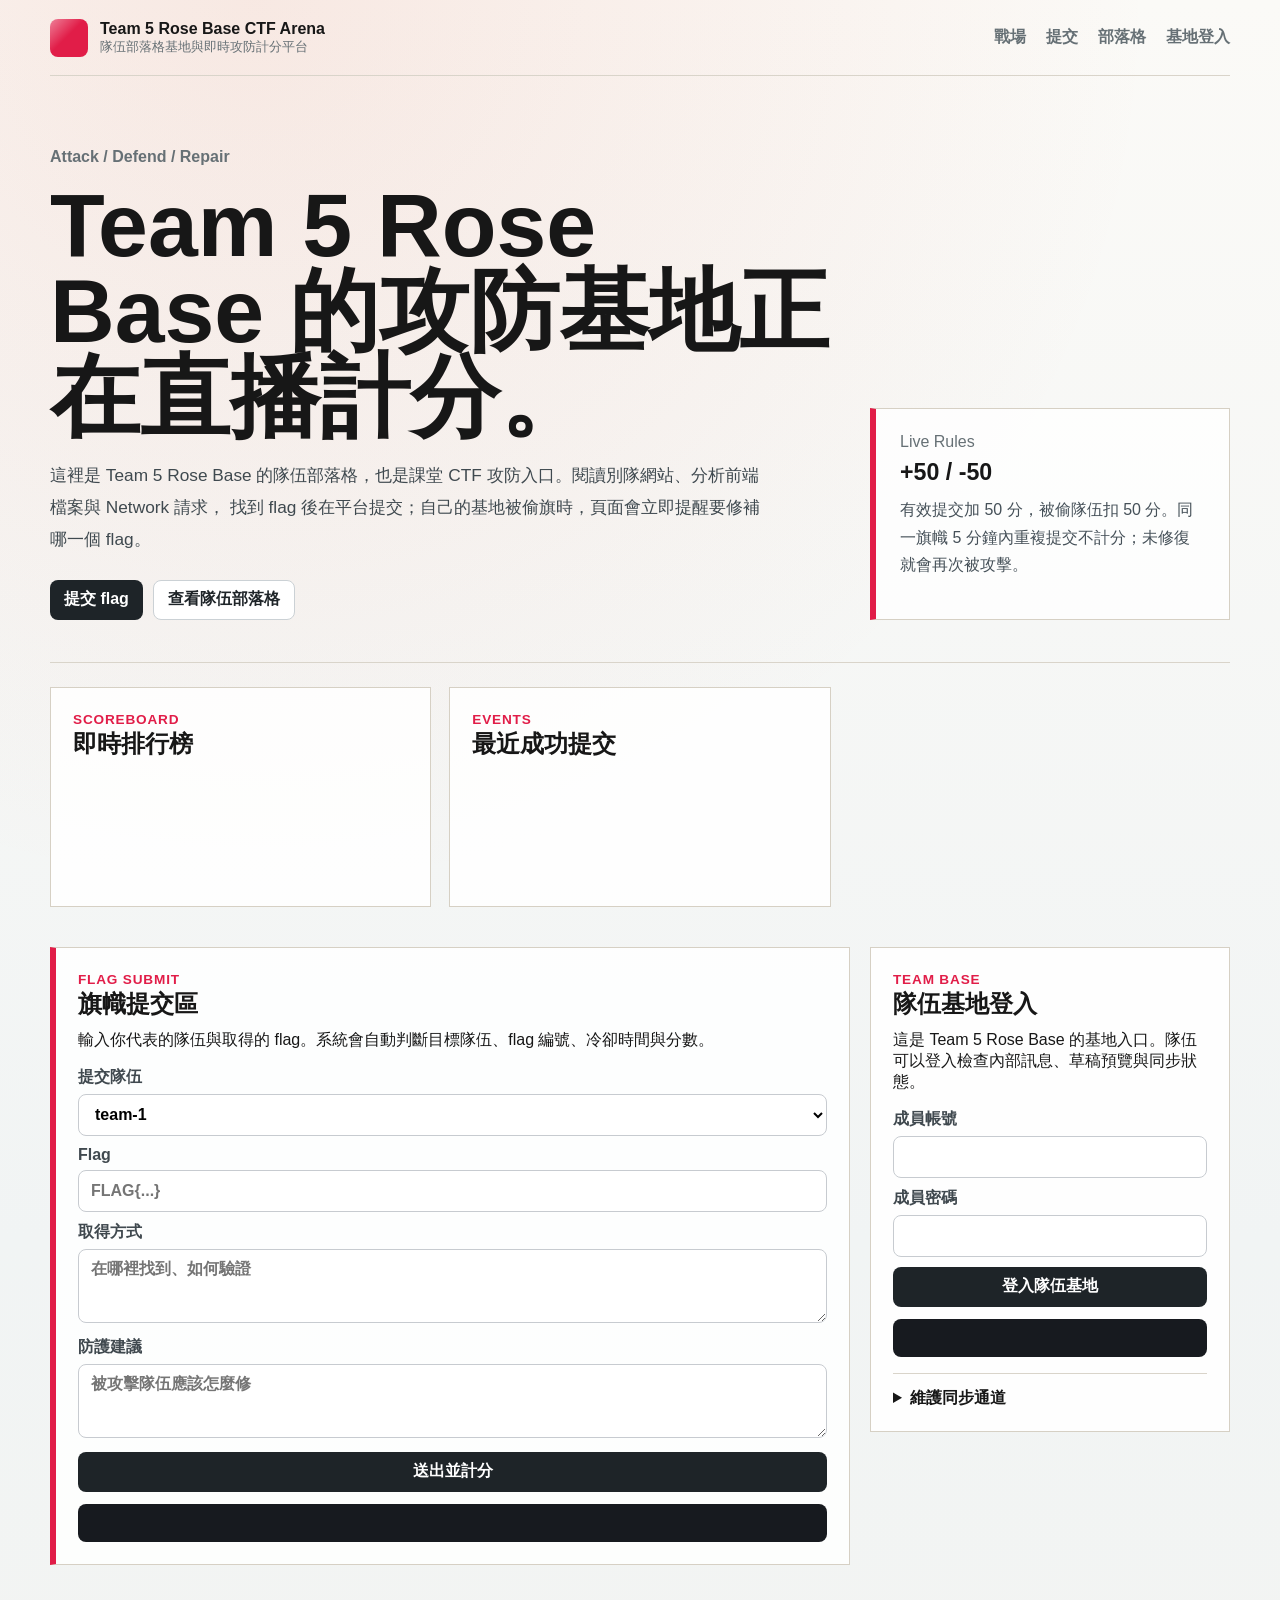
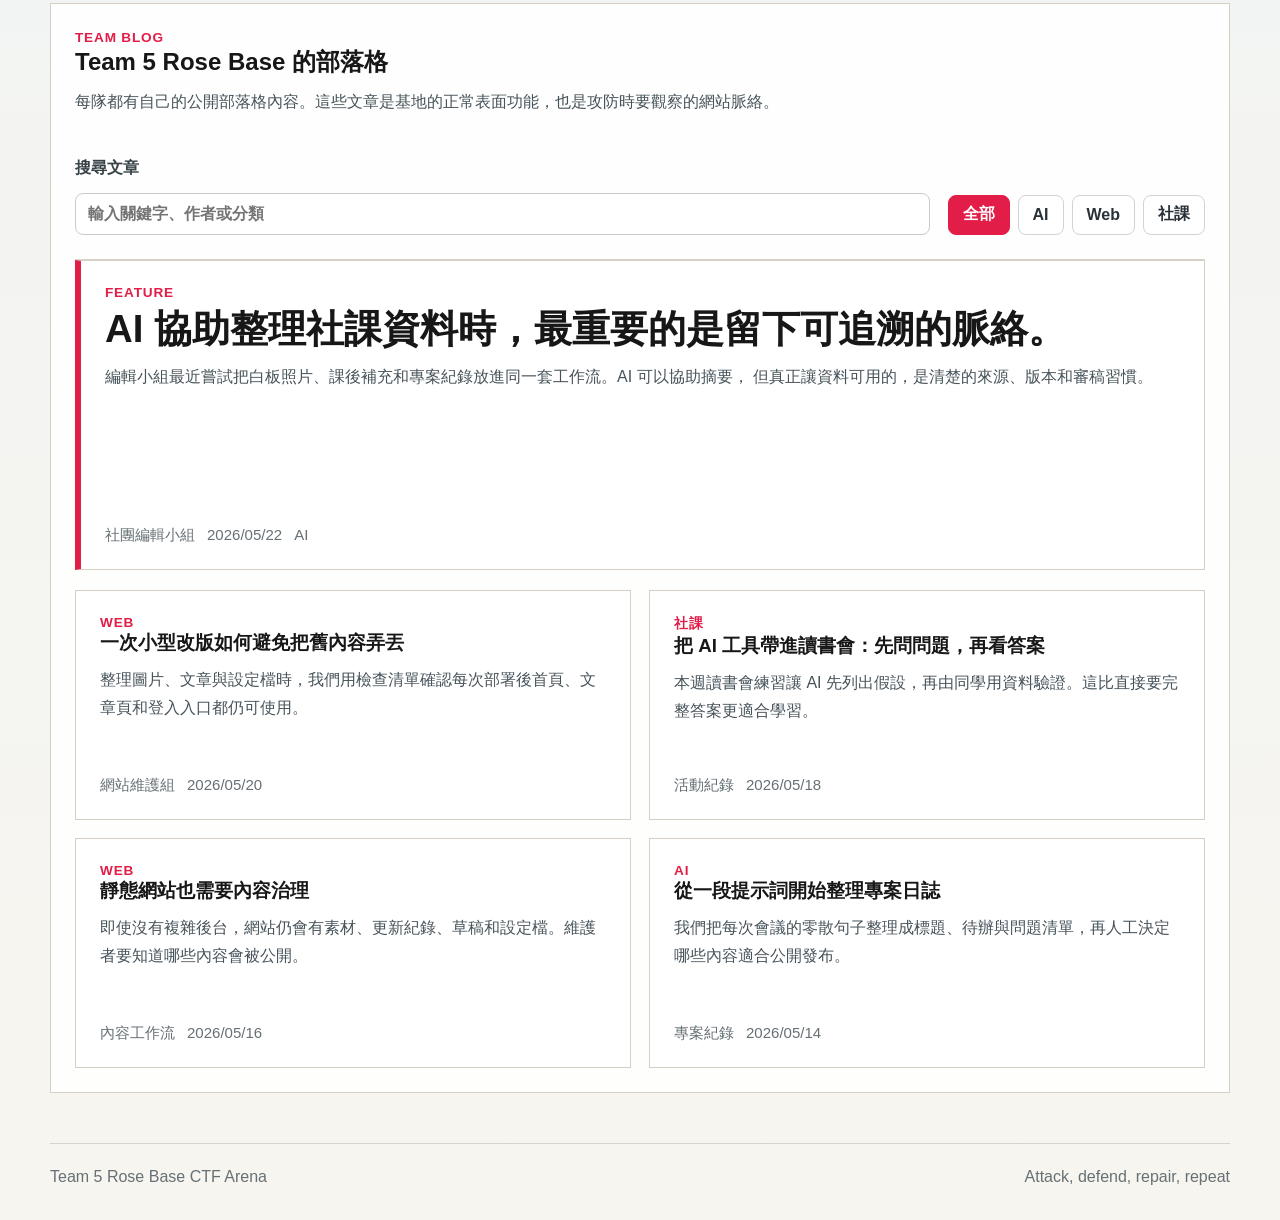
<file: index.html>
<!doctype html>
<html lang="zh-Hant">
  <head>
    <meta charset="utf-8">
    <meta name="viewport" content="width=device-width, initial-scale=1">
    <meta name="theme-color" content="#e11d48">
    <title>Team 5 Rose Base CTF Arena</title>
    <link rel="stylesheet" href="./styles.css">
    <script src="./config.js"></script>
    <script src="./assets/js/editorial-cache.js" defer></script>
    <script src="./app.js" defer></script>
  </head>
  <body style="--team-color: #e11d48">
    <header class="site-header">
      <a class="brand" href="#top" aria-label="回到首頁">
        <span class="brand-mark"></span>
        <span>
          <strong>Team 5 Rose Base CTF Arena</strong>
          <small>隊伍部落格基地與即時攻防計分平台</small>
        </span>
      </a>
      <nav class="top-nav" aria-label="主要導覽">
        <a href="#arena">戰場</a>
        <a href="#submit">提交</a>
        <a href="#blog">部落格</a>
        <a href="#base">基地登入</a>
      </nav>
    </header>

    <main id="top">
      <section class="arena-hero" id="arena">
        <div class="hero-copy">
          <p class="eyebrow">Attack / Defend / Repair</p>
          <h1>Team 5 Rose Base 的攻防基地正在直播計分。</h1>
          <p class="intro">
            這裡是 Team 5 Rose Base 的隊伍部落格，也是課堂 CTF 攻防入口。閱讀別隊網站、分析前端檔案與 Network 請求，
            找到 flag 後在平台提交；自己的基地被偷旗時，頁面會立即提醒要修補哪一個 flag。
          </p>
          <div class="hero-actions">
            <a class="button-link" href="#submit">提交 flag</a>
            <a class="button-link secondary" href="#blog">查看隊伍部落格</a>
          </div>
        </div>
        <aside class="live-panel">
          <span>Live Rules</span>
          <strong>+50 / -50</strong>
          <p>有效提交加 50 分，被偷隊伍扣 50 分。同一旗幟 5 分鐘內重複提交不計分；未修復就會再次被攻擊。</p>
        </aside>
      </section>

      <section class="game-grid" aria-label="攻防戰況">
        <section class="arena-card alert-card" id="defense-alerts" hidden>
          <div class="section-title">
            <span class="category">Defense</span>
            <h2>基地警報</h2>
          </div>
          <div id="defense-alert-list" class="alert-list" aria-live="polite"></div>
        </section>

        <section class="arena-card">
          <div class="section-title">
            <span class="category">Scoreboard</span>
            <h2>即時排行榜</h2>
          </div>
          <div id="scoreboard" class="scoreboard" aria-live="polite"></div>
        </section>

        <section class="arena-card">
          <div class="section-title">
            <span class="category">Events</span>
            <h2>最近成功提交</h2>
          </div>
          <div id="recent-captures" class="event-list" aria-live="polite"></div>
        </section>
      </section>

      <section class="play-section" id="submit">
        <article class="submit-panel">
          <span class="category">Flag Submit</span>
          <h2>旗幟提交區</h2>
          <p>輸入你代表的隊伍與取得的 flag。系統會自動判斷目標隊伍、flag 編號、冷卻時間與分數。</p>
          <form id="flag-submit-form" class="login-form">
            <label>
              提交隊伍
              <select name="attacking_team_id" required>
                <option value="team-1">team-1</option>
                <option value="team-2">team-2</option>
                <option value="team-3">team-3</option>
                <option value="team-4">team-4</option>
                <option value="team-5">team-5</option>
              </select>
            </label>
            <label>Flag <input name="submitted_flag" required autocomplete="off" placeholder="FLAG{...}"></label>
            <label>取得方式 <textarea name="ai_assist_note" rows="3" placeholder="在哪裡找到、如何驗證"></textarea></label>
            <label>防護建議 <textarea name="defense_suggestion" rows="3" placeholder="被攻擊隊伍應該怎麼修"></textarea></label>
            <button type="submit">送出並計分</button>
          </form>
          <pre id="submit-result" aria-live="polite"></pre>
        </article>

        <aside class="base-panel" id="base">
          <span class="category">Team Base</span>
          <h2>隊伍基地登入</h2>
          <p>這是 Team 5 Rose Base 的基地入口。隊伍可以登入檢查內部訊息、草稿預覽與同步狀態。</p>

          <form id="member-login-form" class="login-form">
            <label>成員帳號 <input name="username" autocomplete="username"></label>
            <label>成員密碼 <input name="password" type="password" autocomplete="current-password"></label>
            <button type="submit">登入隊伍基地</button>
          </form>
          <pre id="member-login-result" aria-live="polite"></pre>

          <details class="maintenance-login">
            <summary>維護同步通道</summary>
            <form id="team-login-form" class="login-form">
              <label>站台代號 <input name="team_id" value="team-5" autocomplete="off"></label>
              <label>同步密碼 <input name="password" type="password" autocomplete="current-password"></label>
              <button type="submit">連線</button>
            </form>
            <div id="team-console" class="team-console" hidden>
              <p id="team-session-label"></p>
              <button type="button" data-action="sync-site">同步站台資料</button>
              <button type="button" data-action="draft-preview">載入草稿預覽</button>
              <button type="button" data-action="logout-team">登出</button>
            </div>
            <pre id="team-login-result" aria-live="polite"></pre>
          </details>
        </aside>
      </section>

      <section class="blog-shell" id="blog">
        <div class="blog-header">
          <span class="category">Team Blog</span>
          <h2>Team 5 Rose Base 的部落格</h2>
          <p>每隊都有自己的公開部落格內容。這些文章是基地的正常表面功能，也是攻防時要觀察的網站脈絡。</p>
        </div>

        <section class="toolbar" aria-label="文章篩選">
          <label class="search-box">
            <span>搜尋文章</span>
            <input id="post-search" type="search" placeholder="輸入關鍵字、作者或分類">
          </label>
          <div class="topic-list" aria-label="分類">
            <button type="button" data-topic="all" class="is-active">全部</button>
            <button type="button" data-topic="AI">AI</button>
            <button type="button" data-topic="Web">Web</button>
            <button type="button" data-topic="社課">社課</button>
          </div>
        </section>

        <div class="feed">
          <article class="feature-post post-card" data-topic="AI Web">
            <span class="category">Feature</span>
            <h2>AI 協助整理社課資料時，最重要的是留下可追溯的脈絡。</h2>
            <p>
              編輯小組最近嘗試把白板照片、課後補充和專案紀錄放進同一套工作流。AI 可以協助摘要，
              但真正讓資料可用的，是清楚的來源、版本和審稿習慣。
            </p>
            <div class="post-meta">
              <span>社團編輯小組</span>
              <span>2026/05/22</span>
              <span>AI</span>
            </div>
          </article>

          <div class="post-grid" id="notes">
            <article class="post-card" data-topic="Web">
              <span class="category">Web</span>
              <h3>一次小型改版如何避免把舊內容弄丟</h3>
              <p>整理圖片、文章與設定檔時，我們用檢查清單確認每次部署後首頁、文章頁和登入入口都仍可使用。</p>
              <div class="post-meta">
                <span>網站維護組</span>
                <span>2026/05/20</span>
              </div>
            </article>

            <article class="post-card" data-topic="社課 AI">
              <span class="category">社課</span>
              <h3>把 AI 工具帶進讀書會：先問問題，再看答案</h3>
              <p>本週讀書會練習讓 AI 先列出假設，再由同學用資料驗證。這比直接要完整答案更適合學習。</p>
              <div class="post-meta">
                <span>活動紀錄</span>
                <span>2026/05/18</span>
              </div>
            </article>

            <article class="post-card" data-topic="Web">
              <span class="category">Web</span>
              <h3>靜態網站也需要內容治理</h3>
              <p>即使沒有複雜後台，網站仍會有素材、更新紀錄、草稿和設定檔。維護者要知道哪些內容會被公開。</p>
              <div class="post-meta">
                <span>內容工作流</span>
                <span>2026/05/16</span>
              </div>
            </article>

            <article class="post-card" data-topic="AI 社課">
              <span class="category">AI</span>
              <h3>從一段提示詞開始整理專案日誌</h3>
              <p>我們把每次會議的零散句子整理成標題、待辦與問題清單，再人工決定哪些內容適合公開發布。</p>
              <div class="post-meta">
                <span>專案紀錄</span>
                <span>2026/05/14</span>
              </div>
            </article>
          </div>
        </div>
      </section>
    </main>

    <footer class="site-footer">
      <span>Team 5 Rose Base CTF Arena</span>
      <span>Attack, defend, repair, repeat</span>
    </footer>
  </body>
</html>
</file>
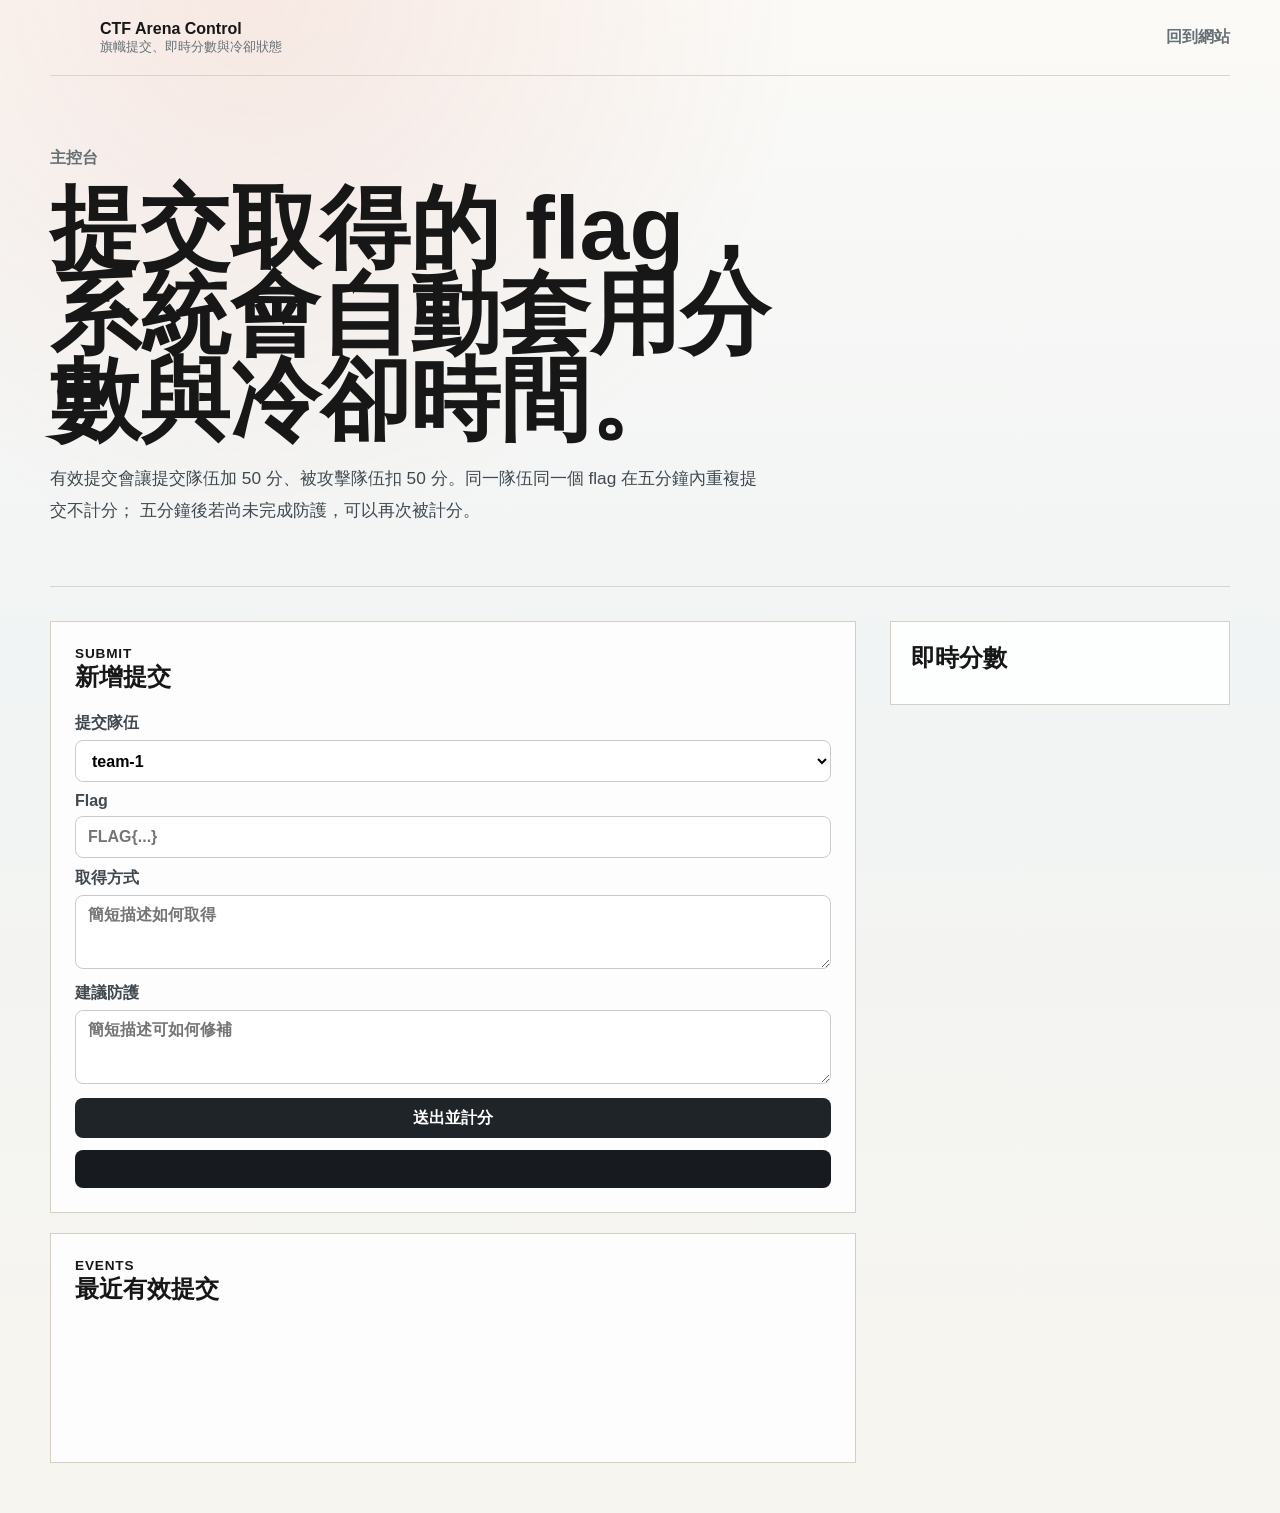
<file: control.html>
<!doctype html>
<html lang="zh-Hant">
  <head>
    <meta charset="utf-8">
    <meta name="viewport" content="width=device-width, initial-scale=1">
    <meta name="theme-color" content="__TEAM_COLOR__">
    <title>CTF Arena Control</title>
    <link rel="stylesheet" href="./styles.css">
    <script src="./config.js"></script>
    <script src="./control.js" defer></script>
  </head>
  <body style="--team-color: __TEAM_COLOR__">
    <header class="site-header">
      <a class="brand" href="./">
        <span class="brand-mark"></span>
        <span>
          <strong>CTF Arena Control</strong>
          <small>旗幟提交、即時分數與冷卻狀態</small>
        </span>
      </a>
      <nav class="top-nav" aria-label="主要導覽">
        <a href="./">回到網站</a>
      </nav>
    </header>

    <main>
      <section class="hero control-hero">
        <div class="hero-copy">
          <p class="eyebrow">主控台</p>
          <h1>提交取得的 flag，系統會自動套用分數與冷卻時間。</h1>
          <p class="intro">
            有效提交會讓提交隊伍加 50 分、被攻擊隊伍扣 50 分。同一隊伍同一個 flag 在五分鐘內重複提交不計分；
            五分鐘後若尚未完成防護，可以再次被計分。
          </p>
        </div>
      </section>

      <section class="layout">
        <div class="feed">
          <article class="post-card">
            <span class="category">Submit</span>
            <h2>新增提交</h2>
            <form id="flag-submit-form" class="login-form">
              <label>
                提交隊伍
                <select name="attacking_team_id" required>
                  <option value="team-1">team-1</option>
                  <option value="team-2">team-2</option>
                  <option value="team-3">team-3</option>
                  <option value="team-4">team-4</option>
                  <option value="team-5">team-5</option>
                </select>
              </label>
              <label>Flag <input name="submitted_flag" required autocomplete="off" placeholder="FLAG{...}"></label>
              <label>取得方式 <textarea name="ai_assist_note" rows="3" placeholder="簡短描述如何取得"></textarea></label>
              <label>建議防護 <textarea name="defense_suggestion" rows="3" placeholder="簡短描述可如何修補"></textarea></label>
              <button type="submit">送出並計分</button>
            </form>
            <pre id="submit-result" aria-live="polite"></pre>
          </article>

          <article class="post-card">
            <span class="category">Events</span>
            <h2>最近有效提交</h2>
            <div id="recent-captures" class="event-list" aria-live="polite"></div>
          </article>
        </div>

        <aside class="sidebar">
          <section class="side-section">
            <h2>即時分數</h2>
            <div id="scoreboard" class="scoreboard" aria-live="polite"></div>
          </section>
        </aside>
      </section>
    </main>
  </body>
</html>
</file>
<file: styles.css>
:root {
  color-scheme: light;
  font-family: "Segoe UI", "Noto Sans TC", Arial, sans-serif;
  background: #f7f5ef;
  color: #171717;
}

* {
  box-sizing: border-box;
}

body {
  margin: 0;
  background:
    radial-gradient(circle at 20% 0%, rgba(218, 79, 47, 0.1), transparent 30%),
    linear-gradient(180deg, #fbfaf7 0%, #f1f4f4 44%, #f7f5ef 100%);
}

a {
  color: inherit;
}

button,
input,
select,
textarea {
  font: inherit;
}

.site-header,
main,
.site-footer {
  width: min(1180px, calc(100% - 32px));
  margin: 0 auto;
}

.site-header {
  min-height: 76px;
  display: flex;
  align-items: center;
  justify-content: space-between;
  gap: 20px;
  border-bottom: 1px solid #d9d4ca;
}

.brand {
  display: inline-flex;
  align-items: center;
  gap: 12px;
  text-decoration: none;
}

.brand-mark {
  width: 38px;
  height: 38px;
  border-radius: 8px;
  background:
    linear-gradient(135deg, rgba(255, 255, 255, 0.44), rgba(255, 255, 255, 0) 46%),
    var(--team-color);
}

.brand strong,
.brand small {
  display: block;
}

.brand small,
.top-nav,
.post-meta,
.eyebrow,
.live-panel span {
  color: #667075;
}

.top-nav {
  display: flex;
  flex-wrap: wrap;
  gap: 20px;
  font-weight: 750;
}

.top-nav a {
  text-decoration: none;
}

.arena-hero,
.hero {
  min-height: 520px;
  display: grid;
  grid-template-columns: minmax(0, 1fr) 360px;
  gap: 36px;
  align-items: end;
  padding: 72px 0 42px;
  border-bottom: 1px solid #d9d4ca;
}

.arena-hero {
  position: relative;
}

.hero-copy {
  max-width: 820px;
}

.eyebrow {
  margin: 0 0 16px;
  font-weight: 850;
}

h1,
h2,
h3,
p {
  margin-top: 0;
}

h1 {
  margin-bottom: 20px;
  font-size: clamp(2.3rem, 7vw, 5.9rem);
  line-height: 0.96;
  letter-spacing: 0;
}

.intro {
  max-width: 720px;
  color: #3f494f;
  font-size: 1.08rem;
  line-height: 1.85;
}

.live-panel,
.issue-card {
  padding: 24px;
  border: 1px solid #d6d0c4;
  border-left: 6px solid var(--team-color);
  background: rgba(255, 255, 255, 0.82);
}

.live-panel strong,
.issue-card strong {
  display: block;
  margin: 8px 0 10px;
  font-size: 1.45rem;
}

.live-panel p,
.issue-card p {
  color: #465159;
  line-height: 1.72;
}

.hero-actions {
  display: flex;
  flex-wrap: wrap;
  gap: 10px;
  margin-top: 24px;
}

.button-link.secondary {
  background: #ffffff;
  border: 1px solid #cbd1d5;
  color: #1e2428;
}

.game-grid {
  display: grid;
  grid-template-columns: repeat(3, minmax(0, 1fr));
  gap: 18px;
  padding: 24px 0;
}

.arena-card,
.submit-panel,
.base-panel,
.blog-shell {
  border: 1px solid #d6d0c4;
  background: rgba(255, 255, 255, 0.88);
}

.arena-card,
.submit-panel,
.base-panel {
  padding: 22px;
}

.arena-card {
  min-height: 220px;
}

.arena-card .section-title {
  display: block;
}

.arena-card h2,
.submit-panel h2,
.base-panel h2,
.blog-header h2 {
  margin-bottom: 10px;
}

.alert-card {
  border-color: #d15b45;
  border-top: 5px solid #d15b45;
}

.play-section {
  display: grid;
  grid-template-columns: minmax(0, 1fr) 360px;
  gap: 20px;
  align-items: start;
  padding: 16px 0 38px;
}

.submit-panel {
  border-left: 6px solid var(--team-color);
}

.base-panel {
  position: sticky;
  top: 16px;
}

.blog-shell {
  padding: 24px;
  margin-bottom: 50px;
}

.blog-header {
  max-width: 760px;
  margin-bottom: 18px;
}

.blog-header p {
  color: #47535a;
  line-height: 1.74;
}

.toolbar {
  display: grid;
  grid-template-columns: minmax(0, 1fr) auto;
  gap: 18px;
  align-items: end;
  padding: 24px 0;
  border-bottom: 1px solid #d9d4ca;
}

.search-box {
  display: grid;
  gap: 8px;
  font-weight: 750;
  color: #374247;
}

input,
select,
textarea {
  width: 100%;
  border: 1px solid #c7cbd0;
  border-radius: 8px;
  padding: 9px 12px;
  background: rgba(255, 255, 255, 0.94);
}

input,
select {
  min-height: 42px;
}

textarea {
  resize: vertical;
}

.topic-list {
  display: flex;
  flex-wrap: wrap;
  gap: 8px;
}

button,
.button-link {
  display: inline-flex;
  align-items: center;
  justify-content: center;
  min-height: 40px;
  padding: 0 14px;
  border: 0;
  border-radius: 8px;
  background: #1e2428;
  color: #ffffff;
  font-weight: 800;
  text-decoration: none;
  cursor: pointer;
}

.topic-list button {
  background: #ffffff;
  border: 1px solid #d0d4d8;
  color: #293238;
}

.topic-list button.is-active {
  border-color: var(--team-color);
  background: var(--team-color);
  color: #ffffff;
}

.ghost-button {
  min-height: 34px;
  background: transparent;
  border: 1px solid #cbd1d5;
  color: #293238;
}

.layout {
  display: grid;
  grid-template-columns: minmax(0, 1fr) 340px;
  gap: 34px;
  align-items: start;
  padding: 34px 0 50px;
}

.feed {
  display: grid;
  gap: 20px;
}

.post-grid {
  display: grid;
  grid-template-columns: repeat(2, minmax(0, 1fr));
  gap: 18px;
}

.post-card,
.side-section {
  border: 1px solid #d6d0c4;
  background: rgba(255, 255, 255, 0.86);
}

.post-card {
  min-height: 230px;
  display: flex;
  flex-direction: column;
  padding: 24px;
}

.feature-post {
  min-height: 310px;
  justify-content: flex-end;
  border-left: 6px solid var(--team-color);
}

.feature-post h2 {
  margin: 8px 0 14px;
  font-size: clamp(1.75rem, 3vw, 2.65rem);
  line-height: 1.08;
}

.post-card h3,
.side-section h2 {
  margin-bottom: 10px;
}

.category {
  color: var(--team-color);
  font-size: 0.85rem;
  font-weight: 900;
  letter-spacing: 0.06em;
  text-transform: uppercase;
}

.post-card p,
.side-section p {
  color: #47535a;
  line-height: 1.74;
}

.post-meta {
  display: flex;
  flex-wrap: wrap;
  gap: 12px;
  margin-top: auto;
  padding-top: 18px;
  font-size: 0.94rem;
}

.sidebar {
  display: grid;
  gap: 18px;
  position: sticky;
  top: 16px;
}

.side-section {
  padding: 20px;
}

.alert-section {
  border-color: #d15b45;
  border-top: 5px solid #d15b45;
}

.alert-list {
  display: grid;
  gap: 10px;
}

.defense-alert {
  display: grid;
  gap: 5px;
  padding: 12px;
  border-radius: 8px;
  background: #fff2ed;
  color: #5b271d;
}

.defense-alert strong {
  line-height: 1.45;
}

.defense-alert span {
  color: #784036;
  font-size: 0.92rem;
}

.section-title {
  display: flex;
  align-items: center;
  justify-content: space-between;
  gap: 12px;
}

.login-form {
  display: grid;
  gap: 10px;
}

label {
  color: #40494f;
  font-weight: 800;
}

label input,
label select,
label textarea {
  margin-top: 6px;
}

pre {
  overflow: auto;
  max-height: 240px;
  min-height: 38px;
  margin: 12px 0 0;
  padding: 12px;
  border-radius: 8px;
  background: #171a1f;
  color: #dcecff;
  font-size: 0.88rem;
  white-space: pre-wrap;
}

.maintenance-login {
  margin-top: 16px;
  padding-top: 14px;
  border-top: 1px solid #d9d4ca;
}

.maintenance-login summary {
  cursor: pointer;
  font-weight: 850;
}

.team-console {
  margin-top: 12px;
}

.control-hero {
  min-height: 360px;
}

.scoreboard,
.event-list {
  display: grid;
  gap: 10px;
}

.score-row,
.event-row {
  display: grid;
  gap: 4px;
  padding: 12px;
  border: 1px solid #d9d4ca;
  border-radius: 8px;
  background: #ffffff;
}

.score-row {
  grid-template-columns: minmax(0, 1fr) auto;
  align-items: center;
}

.score-row.is-home-team {
  border-color: var(--team-color);
  box-shadow: inset 4px 0 0 var(--team-color);
}

.score-row small,
.event-row span {
  color: #667075;
}

.score-row small {
  grid-column: 1 / -1;
}

.site-footer {
  display: flex;
  justify-content: space-between;
  gap: 14px;
  padding: 24px 0 34px;
  border-top: 1px solid #d9d4ca;
  color: #667075;
}

[hidden] {
  display: none !important;
}

@media (max-width: 900px) {
  .site-header,
  .site-footer {
    align-items: flex-start;
    flex-direction: column;
  }

  .arena-hero,
  .hero,
  .toolbar,
  .layout,
  .post-grid,
  .game-grid,
  .play-section {
    grid-template-columns: 1fr;
  }

  .arena-hero,
  .hero {
    min-height: auto;
  }

  .sidebar,
  .base-panel {
    position: static;
  }
}
</file>
